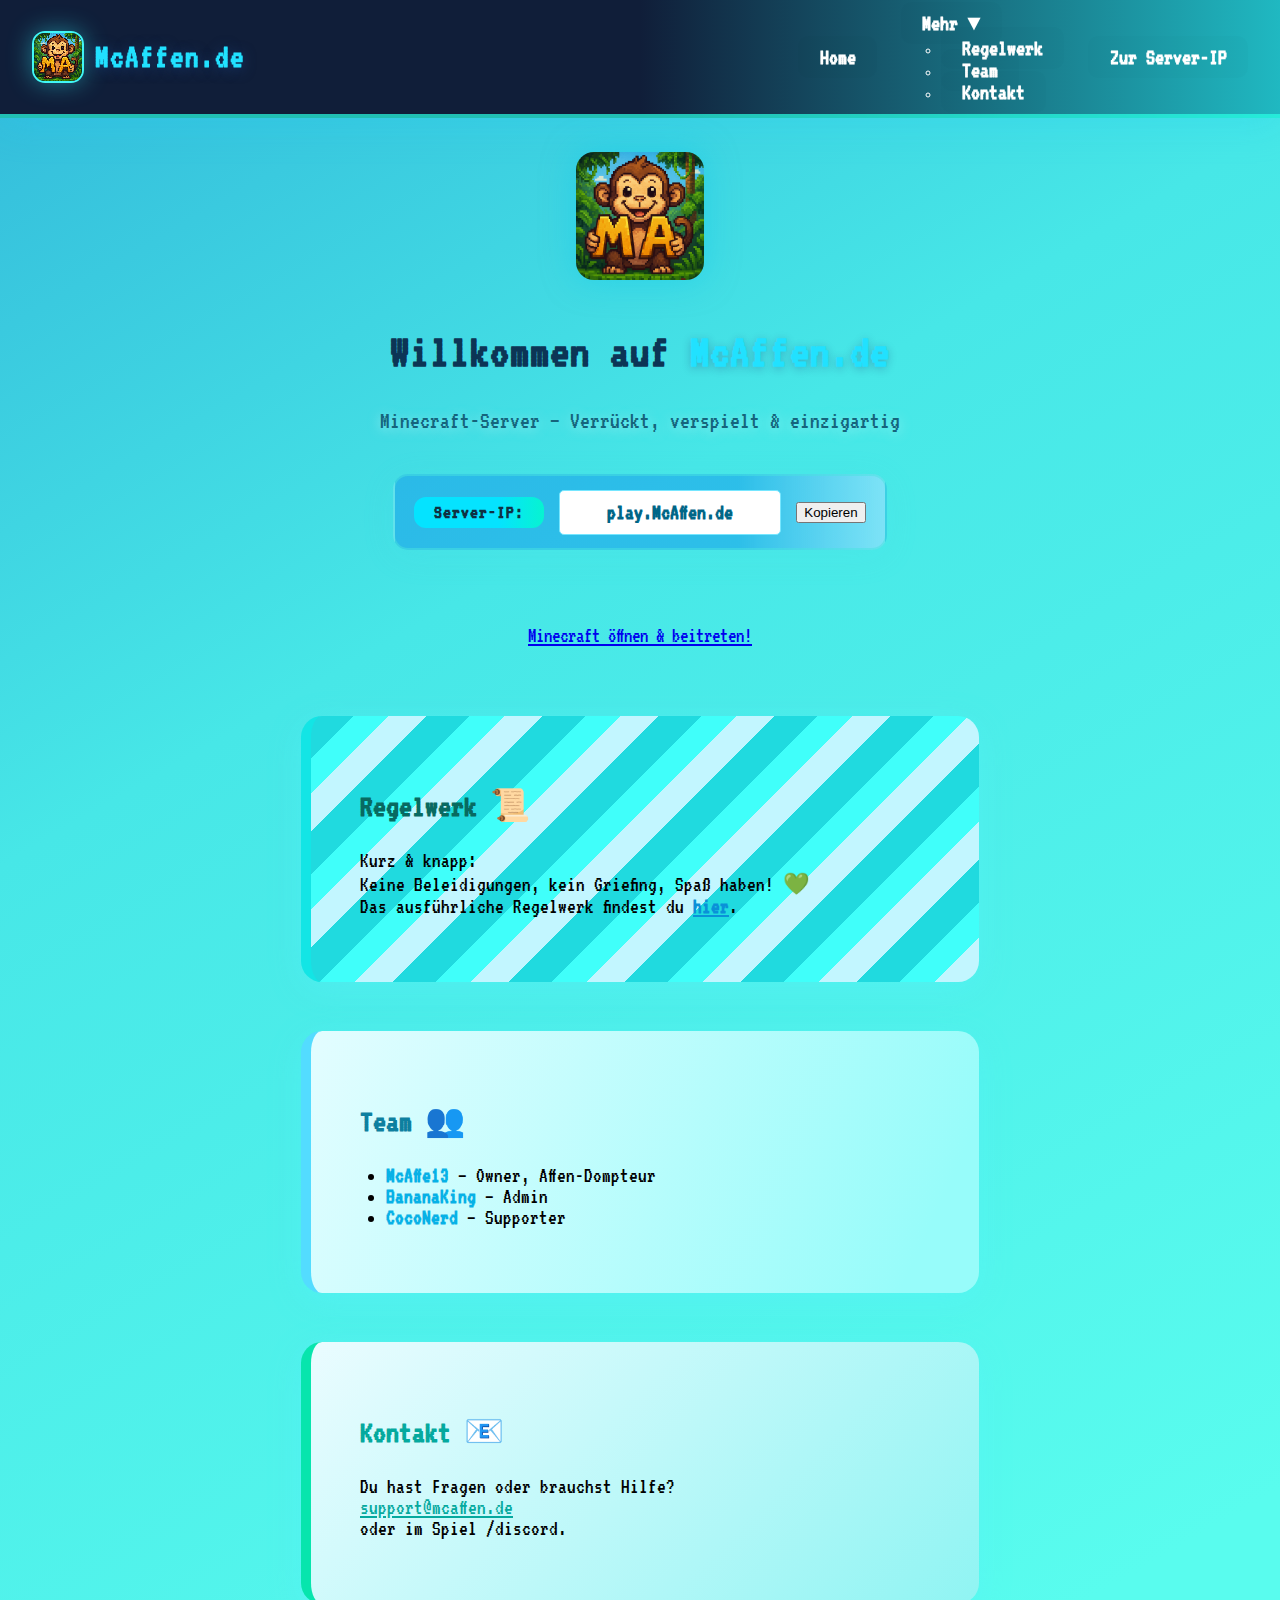
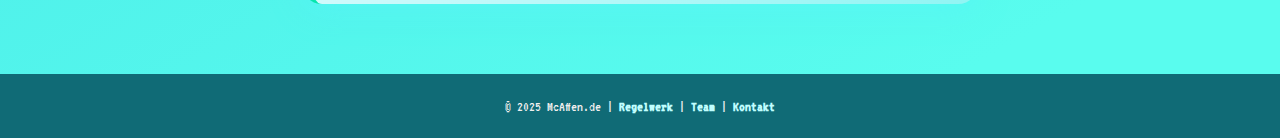
<file: index.html>
<!DOCTYPE html>
<html lang="de">
<head>
    <meta charset="UTF-8">
    <meta name="viewport" content="width=device-width, initial-scale=1.0">
    <title>McAffen.de – Minecraft Server</title>
    <link rel="stylesheet" href="styles.css">
    <link rel="icon" type="image/png" href="Minecraft-Affen.png">
</head>
<body>
    <!-- Navbar -->
    <nav>
        <div class="logo-area">
            <img src="Minecraft-Affen.png" alt="Minecraft Affen Logo" class="logo" />
            <span class="nav-title">McAffen.de</span>
        </div>
        <ul class="navbar">
            <li><a href="#">Home</a></li>
            <li class="has-sub">
                <a href="#">Mehr <span class="arrow">&#x25BC;</span></a>
                <ul class="submenu">
                    <li><a href="#regelwerk">Regelwerk</a></li>
                    <li><a href="#team">Team</a></li>
                    <li><a href="#kontakt">Kontakt</a></li>
                </ul>
            </li>
            <li><a href="#server">Zur Server-IP</a></li>
        </ul>
    </nav>
    <!-- Header -->
    <header>
        <img src="Minecraft-Affen.png" alt="Minecraft Affen Logo" class="hero-logo" />
        <h1>Willkommen auf <span class="highlight">McAffen.de</span></h1>
        <p class="subtitle">Minecraft-Server – Verrückt, verspielt & einzigartig</p>
        <div class="server-ip-block" id="server">
            <span class="ip-label">Server-IP:</span>
            <input type="text" id="serverIp" value="play.McAffen.de" readonly>
            <button onclick="copyIP()">Kopieren</button>
        </div>
        <a href="minecraft://?addExternalServer=McAffen.de|play.McAffen.de" class="join-btn">Minecraft öffnen & beitreten!</a>
    </header>
    <!-- Farbbunte Sectionen / mini Unterseiten -->
    <main>
        <section class="colorblock rules" id="regelwerk">
            <h2>Regelwerk 📜</h2>
            <p>Kurz & knapp: <br />Keine Beleidigungen, kein Griefing, Spaß haben! 💚<br />Das ausführliche Regelwerk findest du <a href="#">hier</a>.</p>
        </section>
        <section class="colorblock team" id="team">
            <h2>Team 👥</h2>
            <ul class="team-list">
                <li><span>McAffe13</span> – Owner, Affen-Dompteur</li>
                <li><span>BananaKing</span> – Admin</li>
                <li><span>CocoNerd</span> – Supporter</li>
                <!-- Trage beliebig mehr Team-Member ein! -->
            </ul>
        </section>
        <section class="colorblock kontakt" id="kontakt">
            <h2>Kontakt 📧</h2>
            <p>Du hast Fragen oder brauchst Hilfe? <br><a href="mailto:support@mcaffen.de">support@mcaffen.de</a> <br>oder im Spiel /discord.</p>
        </section>
    </main>
    <footer>
        <small>© 2025 McAffen.de | <a href="#regelwerk">Regelwerk</a> | <a href="#team">Team</a> | <a href="#kontakt">Kontakt</a></small>
    </footer>
    <script>
        function copyIP() {
            const ipField = document.getElementById('serverIp');
            ipField.select();
            ipField.setSelectionRange(0, 99999);
            document.execCommand('copy');
            alert("Server-IP kopiert: " + ipField.value);
        }
        // Navbar dropdown auf Mobile öffnen
        document.querySelectorAll('.has-sub').forEach(el => {
            el.addEventListener('click', function(e) {
                if(window.innerWidth < 900){
                    this.classList.toggle('open');
                    e.preventDefault();
                }
            });
        });
    </script>
</body>
</html>
</file>
<file: styles.css>
@import url('https://fonts.googleapis.com/css2?family=VT323&display=swap');

body {
    margin: 0;
    padding: 0;
    background: linear-gradient(150deg, #32b8da 0%, #47e7e7 35%, #59fcee 90%);
    min-height: 100vh;
    font-family: 'VT323', monospace;
}

/* NAVIGATION */
nav {
    display: flex;
    align-items: center;
    justify-content: space-between;
    background: linear-gradient(90deg, #101e39 50%, #26f6f8 120%);
    color: #fff;
    padding: .7em 2em;
    box-shadow: 0 8px 36px #1ac7f933;
    border-bottom: 4px solid #29ffe3b7;
    position: sticky;
    top: 0;
    z-index: 999;
}

.logo-area {
    display: flex;
    align-items: center;
    gap: .7em;
}
.logo {
    width: 48px;
    height: 48px;
    border-radius: 13px;
    border: 2.5px solid #40f7f6;
    box-shadow: 0 0 24px #30e0ec77;
    image-rendering: pixelated;
}
.nav-title {
    font-size: 2.1em;
    font-weight: bold;
    color: #21e1ff;
    text-shadow: 0px 2px 13px #18376a;
    letter-spacing: 2px;
}
.navbar {
    list-style: none;
    display: flex;
    gap: 1.5em;
    margin: 0;
    padding: 0;
    align-items: center;
}
.navbar li {
    margin: 0;
    padding: 0;
}
.navbar a {
    color: #fff;
    text-decoration: none;
    font-size: 1.4em;
    font-weight: bold;
    padding: .45em .95em;
    border-radius: 10px;
    background: rgba(0,0,0,0.01);
    box-shadow: 0 0 0px #60e4cc00;
    transition: background 0.18s, color .18s, box-shadow .23s;
}
.navbar a:hover, .navbar a:focus {
    background: linear-gradient(95deg, #1de6ff 60%, #118fd2 130%);
    color: #fff;
    box-shadow: 0 2px 12px #19fdff7c;
    outline: none;
}

/* HEADER */
header {
    display: flex;
    flex-direction: column;
    align-items: center;
    text-align: center;
    margin-top: 2.1em;
}
.hero-logo {
    width: 128px;
    border-radius: 18px;
    background: #feffffd2;
    box-shadow: 0 0 32px #10c6e981;
    margin-bottom: 1em;
}
h1 {
    font-size: 3em;
    color: #0c3555;
    letter-spacing: 1px;
    margin-bottom: .19em;
}
.highlight {
    color: #21e1ff;
    text-shadow: 0 2px 9px #172b6e45;
}
.subtitle {
    color: #15647c;
    font-size: 1.5em;
    text-shadow: 0 2px 12px #d7feff88;
    margin-bottom: 1.7em;
}
.server-ip-block {
    display: flex;
    align-items: center;
    background: linear-gradient(90deg, #169aea88 70%, #b2faff 120%);
    border: 2.3px solid #47e4df80;
    padding: .7em 1em;
    border-radius: 15px;
    margin-bottom: 1.4em;
    box-shadow: 0 6px 32px #47deec23;
    gap: .8em;
    font-size: 1.23em;
}
.server-ip-block input {
    background: #fff;
    color: #006687;
    border: 1.2px solid #75e6ff;
    font-family: inherit;
    font-size: 1.12em;
    border-radius: 5px;
    padding: .47em 1em;
    width: 175px;
    text-align: center;
    font-weight: bold;
}
.ip-label {
    background: linear-gradient(90deg, #05e3ff 65%, #07f3d1 100%);
    color: #0f3143;
    font-size: 1em;
    padding: .28em 1em;
    border-radius: 12px;
    font-weight: bold;
    letter-spacing: 1px;
}
.shiny-btn {
    font-family: inherit;
    font-size: 1.21em;
    background: linear-gradient(100deg, #2defff 60%, #035fff 120%);
    color: #fff;
    border: none;
    padding: .52em 2em;
    margin: 0 .15em;
    border-radius: 17px;
    font-weight: bold;
    cursor: pointer;
    letter-spacing: 1px;
    box-shadow: 0 8px 30px #30eaff79;
    text-shadow: 0 1px 6px #00f7fb8b;
    transition: background 280ms, transform 190ms, box-shadow .19s, color .17s;
    border-bottom: 4px solid #31ddeb;
    outline: none;
}
.shiny-btn:hover, .shiny-btn:focus {
    background: linear-gradient(85deg, #03fcb8 65%, #4bcfff 100%);
    color: #056579;
    transform: translateY(-3px) scale(1.05);
    box-shadow: 0 12px 50px #39e0feac;
    border-bottom: 4px solid #0eeba8;
}

.join-btn {
    margin-top: 1.25em;
    padding: 1em 2.7em;
    font-size: 1.31em;
    display: inline-block;
}

/* Bunte Blöcke */
.colorblock {
    border-radius: 21px;
    margin: 2.3em auto;
    max-width: 570px;
    padding: 2em 2.3em;
    box-shadow: 0 8px 32px #55f4ff53;
    font-size: 1.34em;
}

.rules {
    background: repeating-linear-gradient(135deg, #20dadf 0 30px, #40fffa 30px 55px, #c2f6ff 55px 82px);
    border-left: 10px solid #13e5e5;
}
.rules h2 { color: #086a61;}
.rules a { color: #0a91d8;font-weight: bold; }
.team {
    background: linear-gradient(115deg, #e3fdff 0, #97fcfa 90%);
    border-left: 10px solid #53dcff;
}
.team h2 { color: #0e80a0;}
.team-list { padding-left:1.2em; }
.team-list span { color:#07b1e6; font-weight: bold;}
.kontakt {
    background: linear-gradient(135deg, #eafcff 0, #47eee9 180%);
    border-left: 10px solid #07e5ad;
}
.kontakt h2,.kontakt a { color: #05a99e; }
footer {
    background: #106b76;
    color: #eee;
    padding: 1.3em 0;
    text-align: center;
    margin-top: 4em;
    font-size: 1.1em;
}
footer a { color:#c0feff;text-decoration:none;font-weight:bold; }
footer a:hover { color:#0fdec1; }

/* Responsiv */
@media (max-width: 900px) {
    nav { flex-direction: column; align-items: flex-start; }
    .navbar { flex-direction: column; gap: 0; width:100%;}
    .navbar > li { width:100%;}
    .navbar a, .navbar > li { display: block; width:100%;}
    .logo-area, .nav-title { margin-bottom: .38em; }
    main { padding: 0 1em;}
}
@media (max-width: 600px) {
    .hero-logo { width: 82px;}
    header h1 { font-size: 2em;}
    .colorblock { padding:1.3em 0.5em; }
    footer { font-size: .97em;}
}
</file>
